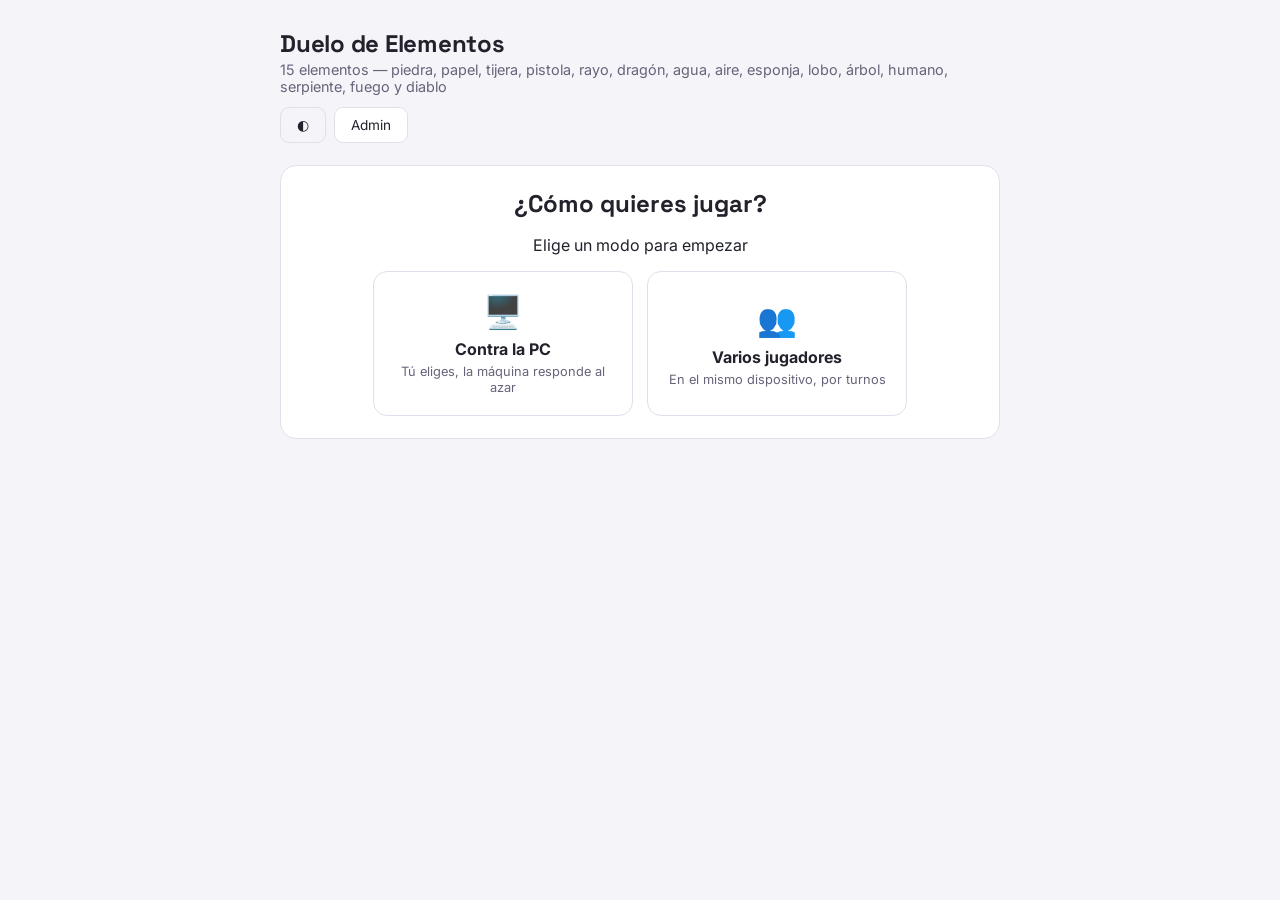
<file: index.html>
<!DOCTYPE html>
<html lang="es">
<head>
<meta charset="UTF-8">
<meta name="viewport" content="width=device-width, initial-scale=1, viewport-fit=cover">
<title>Duelo de Elementos</title>
<link rel="preconnect" href="https://fonts.googleapis.com">
<link href="https://fonts.googleapis.com/css2?family=Space+Grotesk:wght@500;700&family=Inter:wght@400;600&display=swap" rel="stylesheet">
<link rel="stylesheet" href="styles.css">
</head>
<body>
<div class="wrap">
  <header>
    <div>
      <h1>Duelo de Elementos</h1>
      <p>15 elementos — piedra, papel, tijera, pistola, rayo, dragón, agua, aire, esponja, lobo, árbol, humano, serpiente, fuego y diablo</p>
    </div>
    <div style="display:flex;gap:8px;">
      <button class="btn ghost" id="themeBtn" title="Cambiar tema">◐</button>
      <a class="btn" href="admin.html">Admin</a>
    </div>
  </header>

  <!-- Selección de modo -->
  <div class="board" id="modeSelect">
    <h2 style="text-align:center;margin:0 0 4px;">¿Cómo quieres jugar?</h2>
    <p class="hint" style="text-align:center;">Elige un modo para empezar</p>
    <div class="mode-options">
      <button class="mode-card" id="modePC">
        <div class="mode-icon">🖥️</div>
        <strong>Contra la PC</strong>
        <span>Tú eliges, la máquina responde al azar</span>
      </button>
      <button class="mode-card" id="modeMulti">
        <div class="mode-icon">👥</div>
        <strong>Varios jugadores</strong>
        <span>En el mismo dispositivo, por turnos</span>
      </button>
    </div>
  </div>

  <!-- Modo: contra la PC -->
  <div class="board hidden" id="pcBoard">
    <div class="score">
      <div><div class="n" id="scoreWin">0</div><div class="l">Ganadas</div></div>
      <div><div class="n" id="scoreDraw">0</div><div class="l">Empates</div></div>
      <div><div class="n" id="scoreLose">0</div><div class="l">Perdidas</div></div>
    </div>
    <div class="result">
      <div class="verdict" id="verdict">Elige tu jugada</div>
      <div class="detail" id="detail"></div>
    </div>
    <div class="picks">
      <div class="pick"><div class="icon" id="youIcon">?</div><div class="name">Tú</div></div>
      <div class="vs-badge" id="vsBadge">VS</div>
      <div class="pick"><div class="icon" id="cpuIcon">?</div><div class="name">Rival</div></div>
    </div>
    <div class="grid" id="grid"></div>
    <footer style="gap:10px;">
      <button class="btn ghost" id="resetScore">Reiniciar marcador</button>
      <button class="btn ghost" id="pcBack">← Cambiar modo</button>
    </footer>
  </div>

  <!-- Multijugador: configuración -->
  <div class="board hidden" id="multiSetup">
    <h2 style="text-align:center;margin:0 0 4px;">Multijugador</h2>
    <p class="hint" style="text-align:center;">¿Cuántos jugadores van a jugar?</p>
    <div class="counter">
      <button class="btn" id="npMinus">−</button>
      <span id="npValue">3</span>
      <button class="btn" id="npPlus">+</button>
    </div>
    <div style="text-align:center;margin-top:18px;display:flex;flex-direction:column;gap:10px;align-items:center;">
      <button class="btn primary" id="npStart">Empezar</button>
      <button class="btn ghost" id="npBack">← Cambiar modo</button>
    </div>
  </div>

  <!-- Multijugador: pásalo -->
  <div class="board hidden" id="multiHandoff">
    <div class="handoff-msg">
      <div class="mode-icon" style="margin:0 auto 10px;">📱</div>
      <h2 id="handoffTitle">Pásale el dispositivo a Jugador 1</h2>
      <p class="hint">Los demás jugadores no deben ver la pantalla</p>
      <button class="btn primary" id="handoffGo">Ver mis opciones</button>
    </div>
  </div>

  <!-- Multijugador: elegir jugada -->
  <div class="board hidden" id="multiPick">
    <h2 id="pickTitle" style="text-align:center;margin:0 0 12px;">Jugador 1, elige tu jugada</h2>
    <div class="grid" id="multiGrid"></div>
  </div>

  <!-- Multijugador: revelación -->
  <div class="board hidden" id="multiReveal">
    <h2 id="revealTitle" style="text-align:center;margin:0 0 16px;"></h2>
    <div class="reveal-grid" id="revealGrid"></div>
    <div style="text-align:center;margin-top:20px;display:flex;flex-direction:column;gap:10px;align-items:center;">
      <button class="btn primary" id="revealContinue">Continuar</button>
      <button class="btn ghost" id="revealMenu">← Cambiar modo</button>
    </div>
  </div>
</div>

<script src="data.js"></script>
<script>
let store = emptyStore();

/* ---------- Navegación entre pantallas ---------- */
const screens = ['modeSelect','pcBoard','multiSetup','multiHandoff','multiPick','multiReveal'];
function showScreen(id){
  screens.forEach(s=> document.getElementById(s).classList.toggle('hidden', s!==id));
}

document.getElementById('themeBtn').onclick = ()=>{
  const r = document.documentElement;
  r.setAttribute('data-theme', r.getAttribute('data-theme') === 'dark' ? 'light' : 'dark');
};

// Si se suben imágenes/sonidos desde admin.html en otra pestaña, se refresca solo.
onStoreChange(async ()=>{
  store = await loadStore();
  renderGrid();
});

/* ================= Modo: contra la PC ================= */
let score = {win:0, draw:0, lose:0};
const grid = document.getElementById('grid');
const verdictEl = document.getElementById('verdict');
const detailEl = document.getElementById('detail');
const youIcon = document.getElementById('youIcon');
const cpuIcon = document.getElementById('cpuIcon');

function renderGrid(){
  grid.innerHTML = '';
  TIER.elements.forEach(el=>{
    const b = document.createElement('button');
    b.className = 'opt';
    b.innerHTML = `<div class="icon">${iconHTML(el, store)}</div><div class="name">${LABELS[el]}</div>`;
    b.onclick = ()=> play(el);
    grid.appendChild(b);
  });
}

function playSound(kind){
  const url = resolveSound(kind, store);
  if(!url) return;
  try{ new Audio(url).play().catch(()=>{}); }catch(e){}
}

function elSoundKey(el){ return 'el_'+el; }
function playElementSound(el){
  const url = resolveSound(elSoundKey(el), store);
  if(!url) return;
  try{ new Audio(url).play().catch(()=>{}); }catch(e){}
}

let busy = false;
function play(youChoice){
  if(busy) return;
  busy = true;
  grid.querySelectorAll('.opt').forEach(b=> b.disabled = true);

  const opts = TIER.elements;
  const cpuChoice = opts[Math.floor(Math.random()*opts.length)];

  // 1) el jugador muestra su jugada, el rival "piensa"
  youIcon.innerHTML = iconHTML(youChoice, store);
  cpuIcon.textContent = '❔'; cpuIcon.classList.add('thinking');
  document.getElementById('vsBadge').classList.remove('clash');
  verdictEl.textContent = '...'; verdictEl.className = 'verdict';
  detailEl.textContent = '';
  playElementSound(youChoice);

  // 2) se revela la jugada del rival y chocan
  setTimeout(()=>{
    cpuIcon.classList.remove('thinking');
    cpuIcon.innerHTML = iconHTML(cpuChoice, store);
    youIcon.classList.add('clash'); cpuIcon.classList.add('clash');
    document.getElementById('vsBadge').classList.add('clash');
    playElementSound(cpuChoice);

    // 3) se resuelve el resultado
    setTimeout(()=>{
      youIcon.classList.remove('clash'); cpuIcon.classList.remove('clash');
      resolveRound(youChoice, cpuChoice);
      grid.querySelectorAll('.opt').forEach(b=> b.disabled = false);
      busy = false;
    }, 900);
  }, 800);
}

function resolveRound(youChoice, cpuChoice){
  let outcome;
  if(youChoice === cpuChoice) outcome = 'draw';
  else if(TIER.beats[youChoice].includes(cpuChoice)) outcome = 'win';
  else outcome = 'lose';

  const resultBox = document.querySelector('#pcBoard .result');
  resultBox.classList.remove('fadein'); void resultBox.offsetWidth; resultBox.classList.add('fadein');

  if(outcome === 'win'){
    score.win++; verdictEl.textContent = '¡Ganaste!'; verdictEl.className = 'verdict win';
    detailEl.textContent = `${LABELS[youChoice]} vence a ${LABELS[cpuChoice]}`;
    playSound('win');
  } else if(outcome === 'lose'){
    score.lose++; verdictEl.textContent = 'Perdiste'; verdictEl.className = 'verdict lose';
    detailEl.textContent = `${LABELS[cpuChoice]} vence a ${LABELS[youChoice]}`;
    playSound('lose');
  } else {
    score.draw++; verdictEl.textContent = 'Empate'; verdictEl.className = 'verdict draw';
    detailEl.textContent = `Ambos eligieron ${LABELS[youChoice]}`;
    playSound('draw');
  }
  updateScore();
}

function updateScore(){
  document.getElementById('scoreWin').textContent = score.win;
  document.getElementById('scoreDraw').textContent = score.draw;
  document.getElementById('scoreLose').textContent = score.lose;
}

document.getElementById('resetScore').onclick = ()=>{
  score = {win:0, draw:0, lose:0}; updateScore();
  youIcon.innerHTML = '?'; cpuIcon.innerHTML = '?';
  verdictEl.textContent = 'Elige tu jugada'; verdictEl.className = 'verdict';
  detailEl.textContent = '';
};

/* ================= Modo: multijugador ================= */
let numPlayers = 3;
let multi = { active: [], queue: [], choices: {} };

const npValue = document.getElementById('npValue');
document.getElementById('npMinus').onclick = ()=>{ numPlayers = Math.max(2, numPlayers-1); npValue.textContent = numPlayers; };
document.getElementById('npPlus').onclick = ()=>{ numPlayers = Math.min(8, numPlayers+1); npValue.textContent = numPlayers; };

document.getElementById('npStart').onclick = ()=>{
  const players = [];
  for(let i=1;i<=numPlayers;i++) players.push(i);
  beginRound(players);
};

function beginRound(activePlayers){
  multi.active = activePlayers;
  multi.queue = activePlayers.slice();
  multi.choices = {};
  nextHandoff();
}

function nextHandoff(){
  if(multi.queue.length === 0){ revealAll(); return; }
  const player = multi.queue[0];
  document.getElementById('handoffTitle').textContent = `Pásale el dispositivo a Jugador ${player}`;
  showScreen('multiHandoff');
}

document.getElementById('handoffGo').onclick = ()=>{
  const player = multi.queue[0];
  document.getElementById('pickTitle').textContent = `Jugador ${player}, elige tu jugada`;
  renderMultiGrid(player);
  showScreen('multiPick');
};

function renderMultiGrid(player){
  const g = document.getElementById('multiGrid');
  g.innerHTML = '';
  TIER.elements.forEach(el=>{
    const b = document.createElement('button');
    b.className = 'opt';
    b.innerHTML = `<div class="icon">${iconHTML(el, store)}</div><div class="name">${LABELS[el]}</div>`;
    b.onclick = ()=>{
      multi.choices[player] = el;
      multi.queue.shift();
      nextHandoff();
    };
    g.appendChild(b);
  });
}

function determineOutcome(activePlayers, choices){
  const elements = activePlayers.map(p=>choices[p]);
  const distinct = [...new Set(elements)];
  if(distinct.length === 1) return {type:'replayAll'};
  const winners = distinct.filter(el => distinct.every(other => other===el || TIER.beats[el].includes(other)));
  if(winners.length !== 1) return {type:'replayAll'};
  const winEl = winners[0];
  const winningPlayers = activePlayers.filter(p => choices[p] === winEl);
  if(winningPlayers.length === 1) return {type:'winner', player:winningPlayers[0], el:winEl};
  return {type:'replaySubset', players:winningPlayers, el:winEl};
}

function revealAll(){
  const rg = document.getElementById('revealGrid');
  rg.innerHTML = '';
  const titleEl = document.getElementById('revealTitle');
  const btn = document.getElementById('revealContinue');
  titleEl.textContent = 'Revelando jugadas...';
  btn.style.visibility = 'hidden';

  const cards = {};
  multi.active.forEach(p=>{
    const el = multi.choices[p];
    const d = document.createElement('div');
    d.className = 'pick';
    d.innerHTML = `<div class="icon">❔</div><div class="name">Jugador ${p}</div>`;
    rg.appendChild(d);
    cards[p] = d;
  });

  let i = 0;
  function revealNext(){
    if(i >= multi.active.length){
      setTimeout(finishReveal, 300);
      return;
    }
    const p = multi.active[i];
    const el = multi.choices[p];
    const iconDiv = cards[p].querySelector('.icon');
    iconDiv.innerHTML = iconHTML(el, store);
    iconDiv.classList.add('clash');
    cards[p].querySelector('.name').textContent = `Jugador ${p} — ${LABELS[el]}`;
    playElementSound(el);
    i++;
    setTimeout(revealNext, 700);
  }
  revealNext();

  function finishReveal(){
    btn.style.visibility = 'visible';
    const outcome = determineOutcome(multi.active, multi.choices);
    if(outcome.type === 'winner'){
      titleEl.textContent = `🏆 ¡Jugador ${outcome.player} gana con ${LABELS[outcome.el]}!`;
      btn.textContent = 'Jugar de nuevo';
      btn.onclick = ()=> showScreen('multiSetup');
      playSound('win');
    } else if(outcome.type === 'replaySubset'){
      titleEl.textContent = `Empate entre ${outcome.players.map(p=>'Jugador '+p).join(' y ')} con ${LABELS[outcome.el]} — juegan de nuevo`;
      btn.textContent = 'Continuar';
      btn.onclick = ()=> beginRound(outcome.players);
      playSound('draw');
    } else {
      titleEl.textContent = 'Empate total, nadie tiene ventaja — se repite la ronda';
      btn.textContent = 'Continuar';
      btn.onclick = ()=> beginRound(multi.active);
      playSound('draw');
    }
  }

  showScreen('multiReveal');
}

document.getElementById('revealMenu').onclick = ()=> showScreen('modeSelect');

/* ================= Cambiar de modo ================= */
document.getElementById('modePC').onclick = ()=> showScreen('pcBoard');
document.getElementById('modeMulti').onclick = ()=> showScreen('multiSetup');
document.getElementById('pcBack').onclick = ()=> showScreen('modeSelect');
document.getElementById('npBack').onclick = ()=> showScreen('modeSelect');

(async function init(){
  store = await loadStore();
  renderGrid();
  updateScore();
  showScreen('modeSelect');
})();
</script>
</body>
</html>
</file>
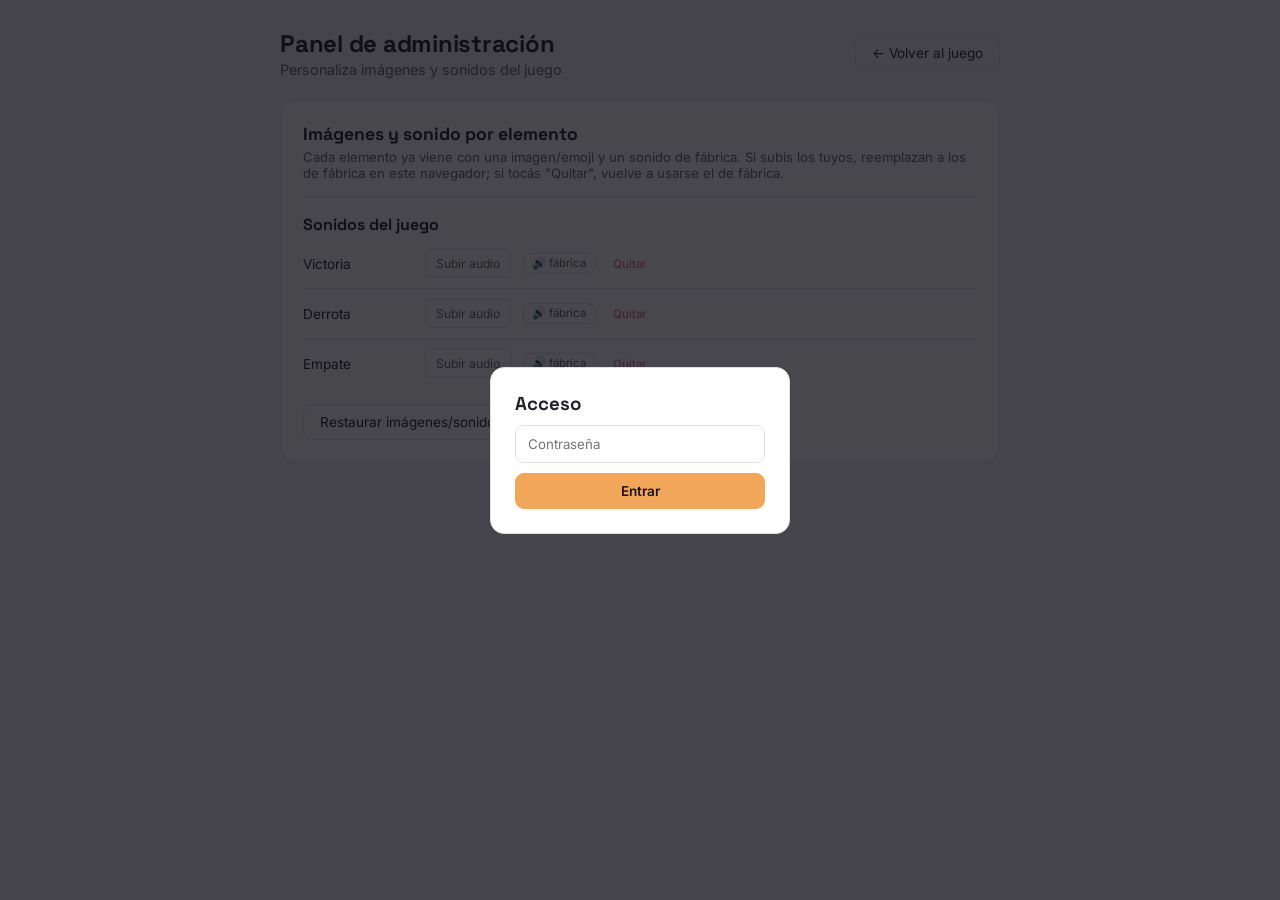
<file: admin.html>
<!DOCTYPE html>
<html lang="es">
<head>
<meta charset="UTF-8">
<meta name="viewport" content="width=device-width, initial-scale=1, viewport-fit=cover">
<title>Admin — Duelo de Elementos</title>
<link rel="preconnect" href="https://fonts.googleapis.com">
<link href="https://fonts.googleapis.com/css2?family=Space+Grotesk:wght@500;700&family=Inter:wght@400;600&display=swap" rel="stylesheet">
<link rel="stylesheet" href="styles.css">
</head>
<body>
<div class="wrap">
  <header>
    <div>
      <h1>Panel de administración</h1>
      <p>Personaliza imágenes y sonidos del juego</p>
    </div>
    <a class="btn ghost" href="index.html">← Volver al juego</a>
  </header>

  <div class="admin-panel">
    <h2>Imágenes y sonido por elemento</h2>
    <p class="hint">Cada elemento ya viene con una imagen/emoji y un sonido de fábrica. Si subís los tuyos, reemplazan a los de fábrica en este navegador; si tocás "Quitar", vuelve a usarse el de fábrica.</p>
    <div id="adminList"></div>

    <div class="sounds">
      <h2 style="font-size:1rem;">Sonidos del juego</h2>
      <div class="admin-row">
        <div class="name">Victoria</div>
        <label class="up">Subir audio<input type="file" accept="audio/*" data-sound="win"></label>
        <span class="audio-badge factory" data-globalbadge="win" title="Sonido de fábrica">🔊 fábrica</span>
        <button class="clear" data-clearsound="win">Quitar</button>
      </div>
      <div class="admin-row">
        <div class="name">Derrota</div>
        <label class="up">Subir audio<input type="file" accept="audio/*" data-sound="lose"></label>
        <span class="audio-badge factory" data-globalbadge="lose" title="Sonido de fábrica">🔊 fábrica</span>
        <button class="clear" data-clearsound="lose">Quitar</button>
      </div>
      <div class="admin-row">
        <div class="name">Empate</div>
        <label class="up">Subir audio<input type="file" accept="audio/*" data-sound="draw"></label>
        <span class="audio-badge factory" data-globalbadge="draw" title="Sonido de fábrica">🔊 fábrica</span>
        <button class="clear" data-clearsound="draw">Quitar</button>
      </div>
    </div>

    <div style="margin-top:16px;">
      <button class="btn ghost" id="resetAssets">Restaurar imágenes/sonidos por defecto</button>
    </div>
  </div>
</div>

<div class="lock" id="lock">
  <div class="box">
    <h3>Acceso</h3>
    <input type="password" id="lockInput" placeholder="Contraseña">
    <button class="btn primary" id="lockGo" style="width:100%;">Entrar</button>
  </div>
</div>

<script src="data.js"></script>
<script>
let store = emptyStore();
let storeReady = loadStore().then(s => { store = s; });

const adminList = document.getElementById('adminList');
const lock = document.getElementById('lock');

document.getElementById('lockGo').onclick = tryUnlock;
document.getElementById('lockInput').addEventListener('keydown', e=>{ if(e.key === 'Enter') tryUnlock(); });

async function tryUnlock(){
  const v = document.getElementById('lockInput').value;
  if(v === ADMIN_PASS){
    await storeReady;
    lock.classList.add('hidden');
    renderAdminList();
    renderGlobalSoundBadges();
  } else {
    document.getElementById('lockInput').style.borderColor = 'var(--rose)';
  }
}

function renderAdminList(){
  adminList.innerHTML = '';
  TIER.elements.forEach(el=>{
    const key = TIER_ID + '_' + el;
    const soundKey = 'el_' + el;
    const isCustom = !!store.sounds[soundKey];
    const row = document.createElement('div');
    row.className = 'admin-row';
    row.innerHTML = `
      <div class="icon">${iconHTML(el, store)}</div>
      <div class="name">${LABELS[el]}</div>
      <div class="admin-actions">
        <label class="up">Imagen<input type="file" accept="image/*" data-img="${key}"></label>
        <button class="clear" data-clearimg="${key}">Quitar img</button>
        <label class="up">Sonido<input type="file" accept="audio/*" data-elsound="${soundKey}"></label>
        <span class="audio-badge ${isCustom ? '' : 'factory'}" data-badge="${soundKey}" title="${isCustom ? 'Sonido subido por vos' : 'Sonido de fábrica'}">🔊 ${isCustom ? 'tuyo' : 'fábrica'}</span>
        <button class="clear" data-clearelsound="${soundKey}">Quitar audio</button>
      </div>
    `;
    adminList.appendChild(row);
  });
}

function updateAudioBadge(soundKey){
  const badge = adminList.querySelector(`[data-badge="${soundKey}"]`);
  if(!badge) return;
  const isCustom = !!store.sounds[soundKey];
  badge.classList.toggle('factory', !isCustom);
  badge.title = isCustom ? 'Sonido subido por vos' : 'Sonido de fábrica';
  badge.textContent = `🔊 ${isCustom ? 'tuyo' : 'fábrica'}`;
}

function renderGlobalSoundBadges(){
  ['win','lose','draw'].forEach(kind=>{
    const badge = document.querySelector(`[data-globalbadge="${kind}"]`);
    if(!badge) return;
    const isCustom = !!store.sounds[kind];
    badge.classList.toggle('factory', !isCustom);
    badge.title = isCustom ? 'Sonido subido por vos' : 'Sonido de fábrica';
    badge.textContent = `🔊 ${isCustom ? 'tuyo' : 'fábrica'}`;
  });
}

adminList.addEventListener('change', async e=>{
  const t = e.target;
  if(t.dataset.img){
    const file = t.files[0]; if(!file) return;
    const reader = new FileReader();
    reader.onload = async ()=>{
      const prev = store.images[t.dataset.img];
      store.images[t.dataset.img] = reader.result;
      const ok = await saveStore(store);
      if(!ok){
        if(prev) store.images[t.dataset.img] = prev; else delete store.images[t.dataset.img];
        avisarSinEspacio();
      }
      renderAdminList();
    };
    reader.readAsDataURL(file);
  }
  if(t.dataset.elsound){
    const file = t.files[0]; if(!file) return;
    const reader = new FileReader();
    reader.onload = async ()=>{
      const key = t.dataset.elsound;
      const prev = store.sounds[key];
      store.sounds[key] = reader.result;
      const ok = await saveStore(store);
      if(!ok){
        if(prev) store.sounds[key] = prev; else delete store.sounds[key];
        avisarSinEspacio();
      } else {
        t.value = '';
      }
      updateAudioBadge(key);
    };
    reader.readAsDataURL(file);
  }
});
adminList.addEventListener('click', async e=>{
  const t = e.target;
  if(t.dataset.clearimg){
    delete store.images[t.dataset.clearimg];
    await saveStore(store);
    renderAdminList();
  }
  if(t.dataset.clearelsound){
    delete store.sounds[t.dataset.clearelsound];
    await saveStore(store);
    updateAudioBadge(t.dataset.clearelsound);
  }
});

document.querySelectorAll('input[data-sound]').forEach(inp=>{
  inp.addEventListener('change', ()=>{
    const kind = inp.dataset.sound; const file = inp.files[0]; if(!file) return;
    const reader = new FileReader();
    reader.onload = async ()=>{
      const prev = store.sounds[kind];
      store.sounds[kind] = reader.result;
      const ok = await saveStore(store);
      if(!ok){ if(prev) store.sounds[kind] = prev; else delete store.sounds[kind]; avisarSinEspacio(); }
      inp.value = '';
      renderGlobalSoundBadges();
    };
    reader.readAsDataURL(file);
  });
});

function avisarSinEspacio(){
  alert('No se pudo guardar el archivo: el almacenamiento del navegador está lleno o no disponible. Probá quitar alguna imagen/audio ya subido, usar un archivo más liviano, o revisar que el navegador no esté en modo privado/incógnito con almacenamiento restringido.');
}
document.querySelectorAll('[data-clearsound]').forEach(btn=>{
  btn.addEventListener('click', async ()=>{
    delete store.sounds[btn.dataset.clearsound];
    await saveStore(store);
    renderGlobalSoundBadges();
  });
});

document.getElementById('resetAssets').onclick = async ()=>{
  if(!confirm('¿Seguro que quieres restaurar todo a los valores por defecto? Esto borra todas las imágenes y sonidos subidos.')) return;
  store = emptyStore();
  await saveStore(store);
  renderAdminList();
  renderGlobalSoundBadges();
};

// Si se edita desde otra pestaña (poco probable en admin, pero por consistencia)
onStoreChange(async ()=>{
  store = await loadStore();
  if(!lock.classList.contains('hidden')) return; // todavía bloqueado
  renderAdminList();
  renderGlobalSoundBadges();
});
</script>
</body>
</html>
</file>
<file: styles.css>
:root{
  --bg:#181923; --bg2:#20222f; --card:#262838; --line:#383b52;
  --ink:#eeeef2; --sub:#a6a8bd;
  --amber:#f2a65a; --teal:#3fa7a0; --rose:#e0607e;
  --win:#3fa7a0; --lose:#e0607e; --draw:#f2a65a;
}
@media (prefers-color-scheme: light){
  :root:not([data-theme="dark"]){
    --bg:#f5f4f8; --bg2:#ffffff; --card:#ffffff; --line:#e1e0ea;
    --ink:#22212c; --sub:#66647a;
  }
}
:root[data-theme="dark"]{ --bg:#181923; --bg2:#20222f; --card:#262838; --line:#383b52; --ink:#eeeef2; --sub:#a6a8bd; }
*{box-sizing:border-box;}
html,body{height:100%;}
body{
  margin:0; background:var(--bg); color:var(--ink);
  font-family:'Inter',sans-serif; min-height:100%;
}
h1,h2,h3{font-family:'Space Grotesk',sans-serif;}
.wrap{max-width:760px;margin:0 auto;padding:28px 20px 60px;}
header{display:flex;align-items:center;justify-content:space-between;gap:12px;margin-bottom:22px;flex-wrap:wrap;}
header h1{font-size:1.5rem;margin:0;letter-spacing:-.01em;}
header p{margin:2px 0 0;color:var(--sub);font-size:.9rem;}
a.btn, .btn{
  background:var(--card); color:var(--ink); border:1px solid var(--line);
  padding:9px 16px; border-radius:9px; font-size:.85rem; cursor:pointer;
  font-family:inherit; transition:border-color .15s, transform .1s; text-decoration:none;
  display:inline-block;
}
.btn:hover{border-color:var(--amber);}
.btn:active{transform:scale(.97);}
.btn.primary{background:var(--amber); color:#1b1220; border-color:var(--amber); font-weight:600;}
.btn.ghost{background:transparent;}

.board{
  background:var(--bg2); border:1px solid var(--line); border-radius:16px;
  padding:22px; margin-bottom:20px;
}
.score{display:flex;justify-content:center;gap:26px;margin-bottom:18px;font-family:'Space Grotesk',sans-serif;}
.score div{text-align:center;}
.score .n{font-size:1.6rem;font-weight:700;}
.score .l{font-size:.72rem;color:var(--sub);text-transform:uppercase;letter-spacing:.06em;}

.result{
  text-align:center; min-height:64px; display:flex; align-items:center; justify-content:center;
  flex-direction:column; gap:4px; margin-bottom:18px;
}
.result .verdict{font-family:'Space Grotesk',sans-serif;font-size:1.15rem;font-weight:700;}
.result .detail{color:var(--sub);font-size:.88rem;}
.verdict.win{color:var(--win);} .verdict.lose{color:var(--lose);} .verdict.draw{color:var(--draw);}

.picks{display:flex;justify-content:center;gap:28px;margin-bottom:8px;}
.pick{text-align:center;}
.pick .icon{
  width:64px;height:64px;border-radius:14px;background:var(--card);border:1px solid var(--line);
  display:flex;align-items:center;justify-content:center;font-size:1.8rem;margin:0 auto 6px;
  overflow:hidden;
}
.pick .icon img{width:100%;height:100%;object-fit:cover;}
.pick .name{font-size:.78rem;color:var(--sub);}

.grid{display:grid;grid-template-columns:repeat(auto-fill,minmax(84px,1fr));gap:10px;margin-top:18px;}
.opt{
  background:var(--card); border:1px solid var(--line); border-radius:12px;
  padding:12px 6px; cursor:pointer; text-align:center; color:var(--ink); font-family:inherit;
  transition:border-color .15s, transform .1s;
}
.opt:hover{border-color:var(--amber); transform:translateY(-2px);}
.opt:active{transform:scale(.96);}
.opt .icon{
  width:44px;height:44px;border-radius:10px;background:var(--bg2);margin:0 auto 6px;
  display:flex;align-items:center;justify-content:center;font-size:1.4rem;overflow:hidden;
}
.opt .icon img{width:100%;height:100%;object-fit:cover;}
.opt .name{font-size:.72rem;color:var(--sub);}

footer{display:flex;justify-content:center;margin-top:10px;}

/* Admin */
.admin-panel{
  background:var(--bg2); border:1px solid var(--line); border-radius:16px; padding:22px;
}
.admin-panel h2{font-size:1.1rem;margin:0 0 4px;}
.admin-panel p.hint{color:var(--sub);font-size:.82rem;margin:0 0 16px;}
.admin-row{
  display:flex; align-items:center; gap:12px; padding:10px 0; border-top:1px solid var(--line);
}
.admin-row:first-of-type{border-top:none;}
.admin-row .icon{
  width:40px;height:40px;border-radius:9px;background:var(--card);flex-shrink:0;
  display:flex;align-items:center;justify-content:center;font-size:1.2rem;overflow:hidden;
}
.admin-row .icon img{width:100%;height:100%;object-fit:cover;}
.admin-row .name{flex:0 0 90px;font-size:.85rem;}
.admin-row label.up{
  font-size:.76rem; padding:6px 10px; border:1px solid var(--line); border-radius:7px;
  cursor:pointer; color:var(--sub);
}
.admin-row label.up:hover{border-color:var(--teal);color:var(--ink);}
.admin-row input[type=file]{display:none;}
.admin-row .clear{font-size:.72rem; color:var(--rose); cursor:pointer; background:none; border:none; font-family:inherit;}
.sounds{margin-top:16px;padding-top:16px;border-top:1px solid var(--line);}
.sounds .admin-row .name{flex:0 0 110px;}

.lock{
  position:fixed; inset:0; background:rgba(10,10,16,.75); display:flex;
  align-items:center; justify-content:center; z-index:20; padding:20px;
}
.lock .box{background:var(--bg2);border:1px solid var(--line);border-radius:14px;padding:24px;max-width:300px;width:100%;}
.lock .box h3{margin:0 0 10px;}
.lock input{
  width:100%; padding:10px 12px; border-radius:8px; border:1px solid var(--line);
  background:var(--card); color:var(--ink); font-family:inherit; margin-bottom:10px;
}
.hidden{display:none !important;}

/* Selección de modo y multijugador */
.mode-options{display:flex;gap:14px;flex-wrap:wrap;justify-content:center;margin-top:16px;}
.mode-card{
  flex:1 1 200px; max-width:260px; background:var(--card); border:1px solid var(--line);
  border-radius:14px; padding:20px 16px; text-align:center; cursor:pointer; color:var(--ink);
  font-family:inherit; transition:border-color .15s, transform .1s;
}
.mode-card:hover{border-color:var(--teal); transform:translateY(-2px);}
.mode-card strong{display:block;font-size:1rem;margin-bottom:4px;}
.mode-card span{font-size:.8rem;color:var(--sub);}
.mode-icon{font-size:2rem;margin-bottom:8px;}
.counter{display:flex;align-items:center;justify-content:center;gap:18px;margin-top:14px;}
.counter span{font-family:'Space Grotesk',sans-serif;font-size:1.6rem;font-weight:700;min-width:30px;text-align:center;}
.handoff-msg{text-align:center;padding:20px 0;}
.handoff-msg h2{font-size:1.1rem;margin:0 0 6px;}
.reveal-grid{display:flex;flex-wrap:wrap;gap:18px;justify-content:center;}

/* Animación de choque / VS */
.picks{position:relative;align-items:center;}
.vs-badge{
  font-family:'Space Grotesk',sans-serif; font-weight:700; font-size:1.05rem;
  color:var(--amber); align-self:center; opacity:.6;
}
.vs-badge.clash{animation:vsPop .5s ease;}
@keyframes vsPop{0%{transform:scale(.3);opacity:0;}55%{transform:scale(1.35);opacity:1;}100%{transform:scale(1);opacity:1;}}
.pick .icon.thinking{animation:thinking 1s ease-in-out infinite;}
@keyframes thinking{0%,100%{opacity:.35;}50%{opacity:.85;}}
.pick .icon.clash{animation:iconClash .55s ease;}
@keyframes iconClash{0%{transform:scale(1) rotate(0);}30%{transform:scale(1.18) rotate(-7deg);}60%{transform:scale(.92) rotate(5deg);}100%{transform:scale(1) rotate(0);}}
.result.fadein{animation:fadeUp .35s ease;}
@keyframes fadeUp{from{opacity:0;transform:translateY(6px);}to{opacity:1;transform:translateY(0);}}
.reveal-grid .pick.clash .icon{animation:iconClash .55s ease;}

/* Admin: acciones por elemento */
.admin-row{flex-wrap:wrap;}
.admin-actions{display:flex;gap:6px;flex-wrap:wrap;margin-left:auto;}
.admin-actions .clear{border:1px solid var(--line);border-radius:7px;padding:6px 8px;}
.audio-badge{font-size:.72rem; padding:4px 8px; border-radius:7px; background:var(--card); border:1px solid var(--teal); line-height:1; color:var(--teal); white-space:nowrap;}
.audio-badge.factory{border-color:var(--line); color:var(--sub);}
</file>
